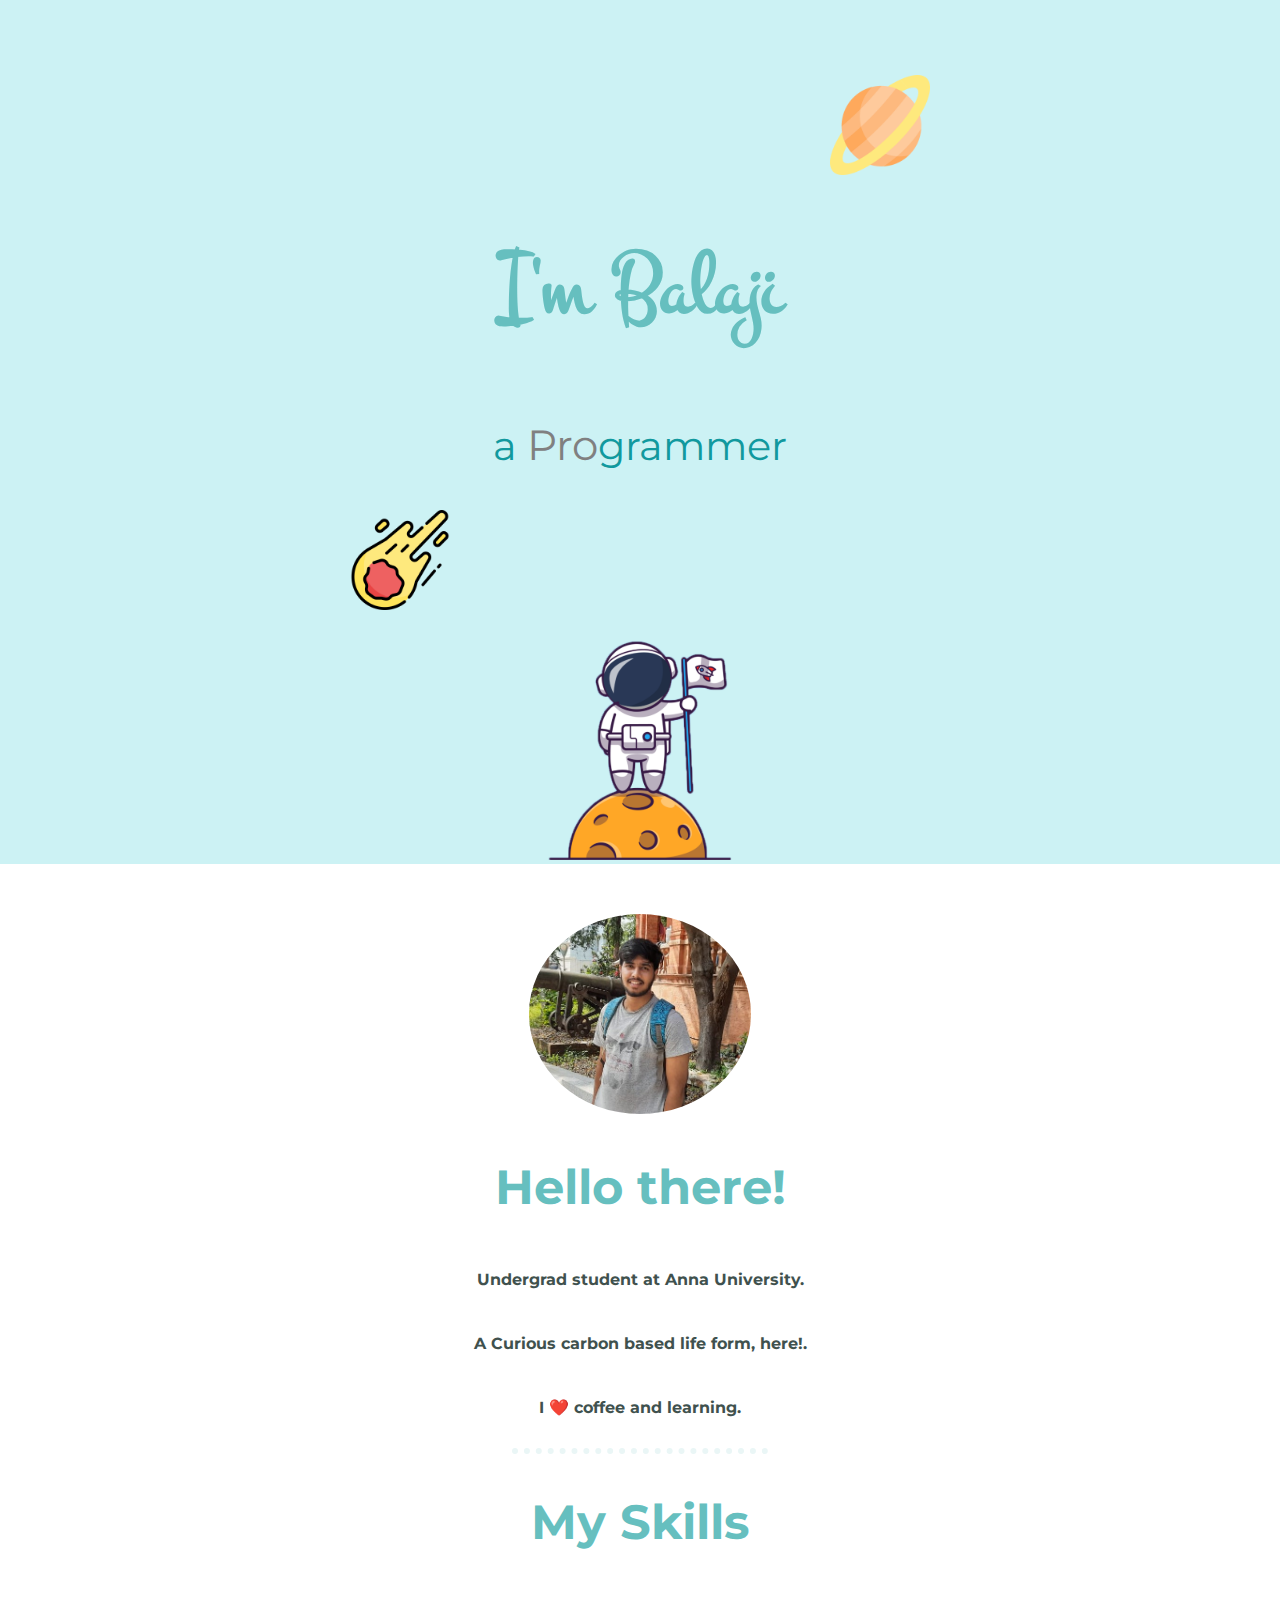
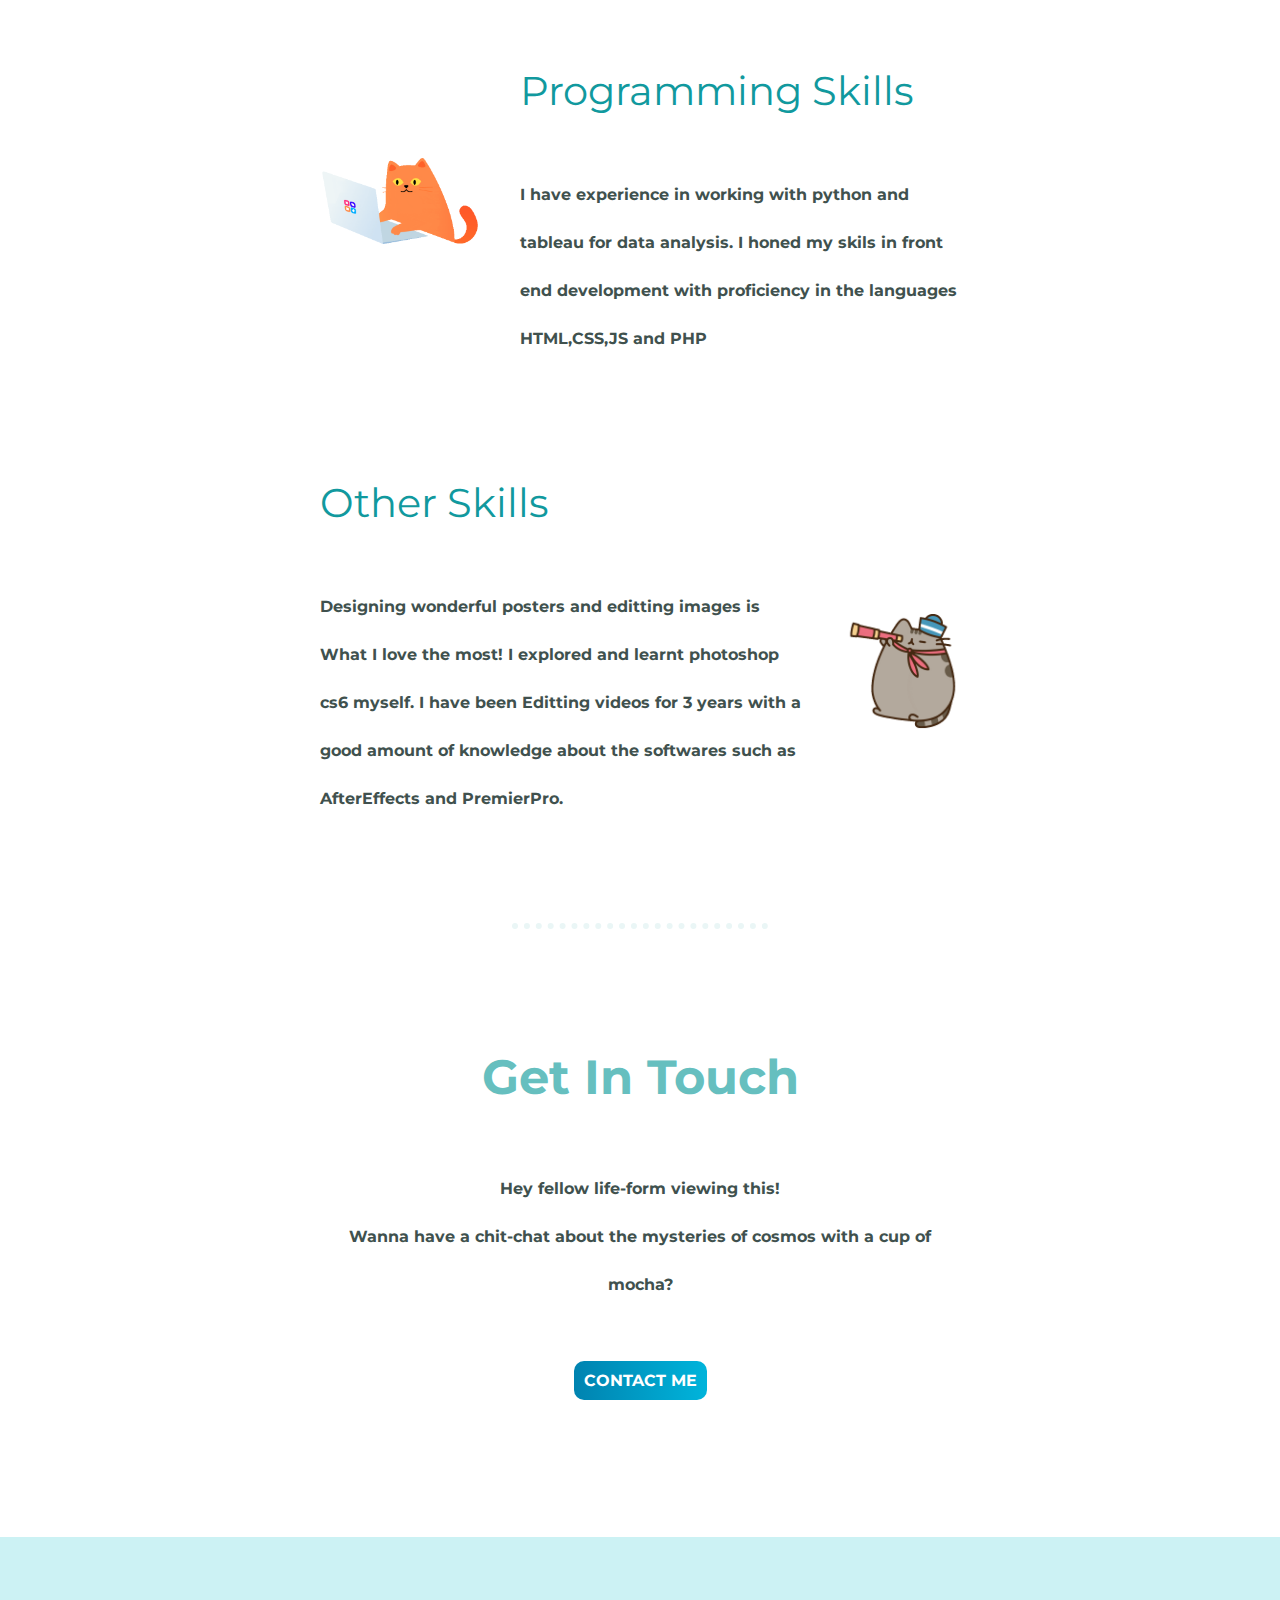
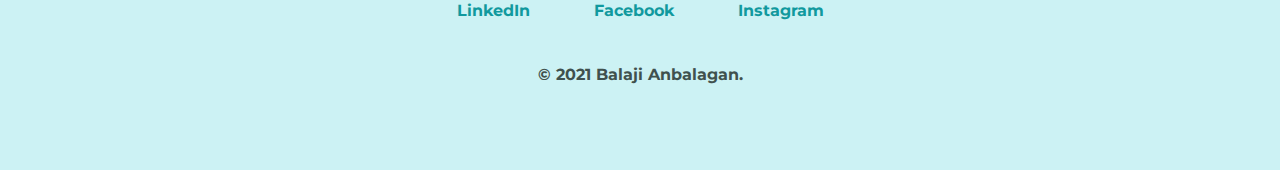
<file: index.html>
<!DOCTYPE html>
<html lang="en" dir="ltr">

<head>
  <meta charset="utf-8">
  <title>Balaji Anbalagan</title>
  <meta name="viewport" content="width=device-width, initial-scale=1.0">
  <link rel="stylesheet" type="text/css" href="css\styles.css" >
  <link rel="icon" href="favicon.ico" >
  <link rel="preconnect" href="https://fonts.gstatic.com">
 
  
  <link href="https://fonts.googleapis.com/css2?family=Major+Mono+Display&family=Montez&family=Montserrat:wght@300&display=swap" rel="stylesheet">
</head>

<body>
  <div class="top-container">
    <img class="top-img" src="images\saturn.png" alt="saturn" >
    <h1>I'm Balaji</h1>
    <h3>a <span class="pro">Pro</span>grammer</h3>
    <img class="bottom-img" src="images\meteor.png" alt="meteor" >
    <img class="astro" src="images\astro.png" alt="astro" >
  </div>
  <div class="middle-container">
    <div class="profile">
      <img src="images\pic.jpeg" alt="">
      <h2>Hello there!</h2>
      <p>
        Undergrad student at Anna University.</p>
      <p>A Curious carbon based life form, here!.</p>
      <p>
        I ❤️ coffee and learning.
      </p>
    </div>
    <hr>
    <div class="skills">
      <h2>My Skills</h2>
      <div class="skill-row">
        <img class="catcodesticker" src="images\catcodeimg.gif" alt="coding">
        <h3>Programming Skills</h3>
        <p>I have experience in working with python and tableau for data analysis. I honed my skils in front end development with proficiency in the languages HTML,CSS,JS and PHP</p>
      </div>
      <div class="skill-row">
        <img class="catlooksticker" src="images\catlookimg.gif" alt="">
        <h3>Other Skills</h3>
        <p>Designing wonderful posters and editting images is What I love the most! I explored and learnt photoshop cs6 myself. I have been Editting videos for 3 years with a good amount of knowledge about the softwares such as AfterEffects and
          PremierPro. </p>
      </div>
    </div>
    <hr>
    <div class="contact-me">
      <h2>Get In Touch</h2>
      <p>Hey fellow life-form viewing this!<br /> Wanna have a chit-chat about the mysteries of cosmos with a cup of mocha?</p>
      <a class="btn" href="mailto:vijibalaji2003@email.com">CONTACT ME</a>
    </div>
  </div>


  <div class="bottom-container">
    <a class="footer-link" href="https://www.linkedin.com/in/balaji-anbalagan-477020179/">LinkedIn</a>
    <a class="footer-link" href="https://www.facebook.com/vijayalakshmi.anbalagan.58/about">Facebook</a>
    <a class="footer-link" href="https://www.instagram.com/astro_boy_73/">Instagram</a>
    <p class="cpr">© 2021 Balaji Anbalagan.</p>
  </div>
</body>

</html>
</file>
